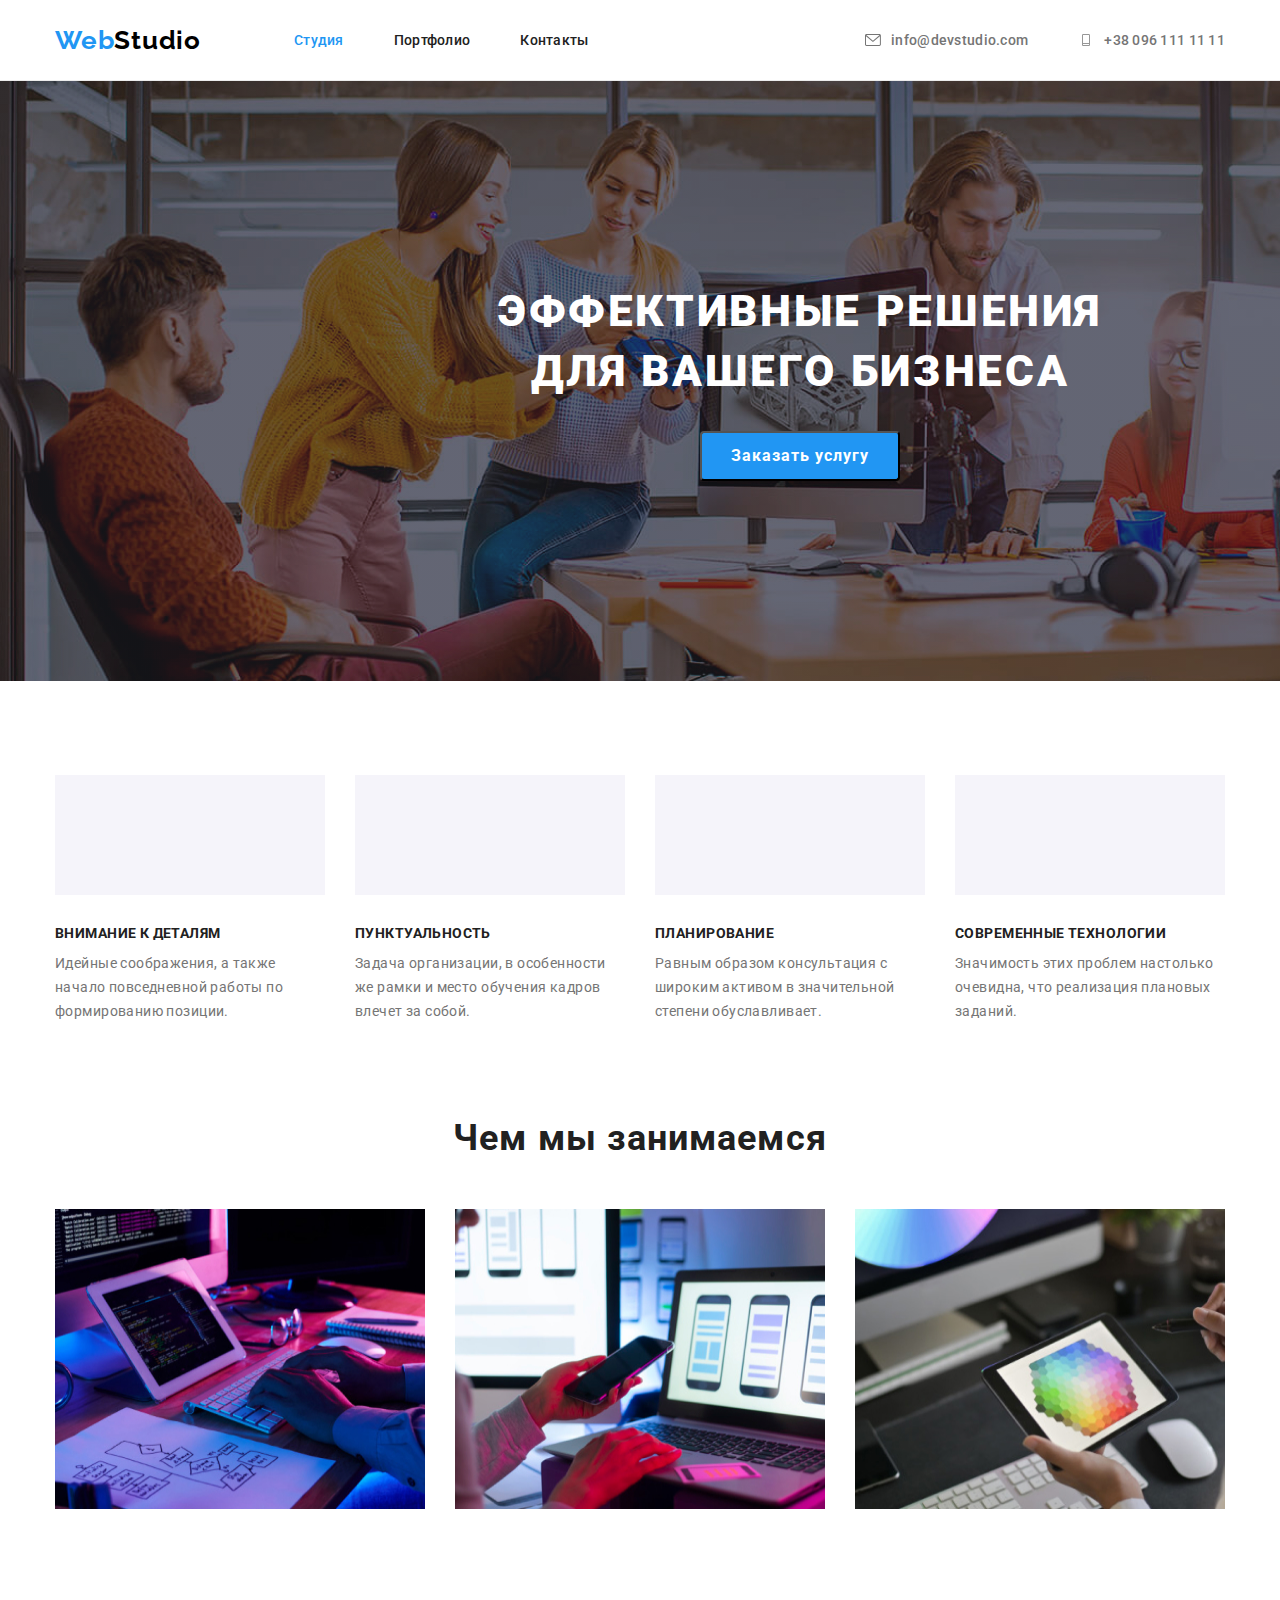
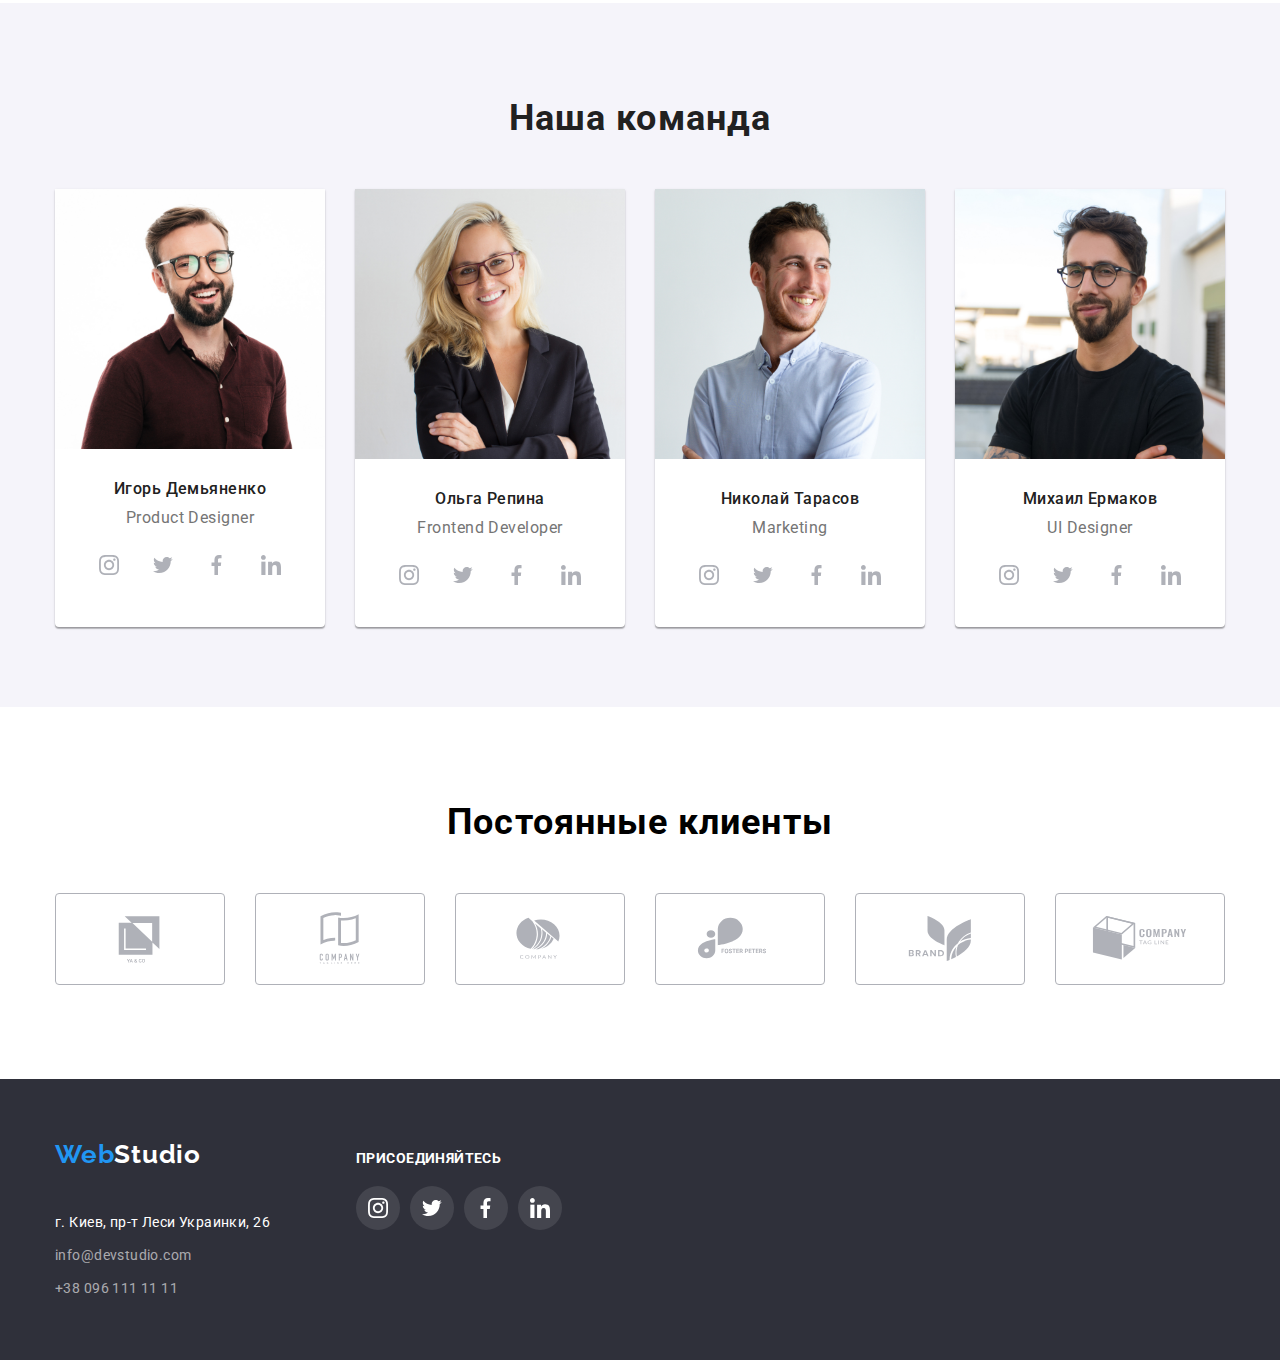
<file: index.html>
<!DOCTYPE html>
<html lang="ru">
<head>
    <meta charset="UTF-8">
    <meta http-equiv="X-UA-Compatible" content="IE=edge">
    <meta name="viewport" content="width=device-width, initial-scale=1.0">
    <link rel="preconnect" href="https://fonts.googleapis.com">
    <link rel="preconnect" href="https://fonts.gstatic.com" crossorigin>
    <link href="https://fonts.googleapis.com/css2?family=Raleway:wght@700&family=Roboto:wght@400;500;700;900&display=swap" rel="stylesheet">
    <link rel="stylesheet" href="modern-normalize.css">
    <link rel="stylesheet" href="style.css">
    <title>WebStudio</title>
</head>
<body>
     <!--Хэдер-->
     <header>
        <div class="container section">
            <nav class="navigation">
                <a class="webstudiolink" href="#"><span class="web-blue">Web</span><span class="studio-up">Studio</span></a>
                <ul class="navlist">
                    <li class="navlinks">
                        <a class="navlinksitem current" href="index.html">Студия</a>
                    </li>
                    <li class="navlinks">
                        <a class="navlinksitem" href="portfolio.html">Портфолио</a>
                    </li>
                    <li class="navlinks">
                        <a class="navlinksitem" href="#">Контакты</a>
                    </li>
                </ul>
            </nav>    
            <ul class="navlistcontacts">
                <li class="navlistcontact-li">
                    <a class="navlinkscont" href="mailto:info@devstudio.com">
                        <svg class="svg-cont" width="16" height="12">
                            <use href="./images/icons.svg#icon-convert"></use>
                        </svg>
                        info@devstudio.com
                    </a>
                </li>
                <li class="navlistcontact-li">
                    <a class="navlinkscont" href="tel:+380961111111">
                        <svg class="svg-cont" width="16" height="12">
                            <use href="./images/icons.svg#icon-phone"></use>
                        </svg>
                        +38 096 111 11 11
                    </a>
                </li>
            </ul>
        </div>
     </header>    
     <main>
         <!--hero-->
        <section class="section1">
            <div class="container">
                <h1>Эффективные решения для вашего бизнеса</h1>
                <button class="order-btn" type="button">Заказать услугу</button>
            </div>
        </section>
        <section class="section2">
            <div class="container">
                <ul class="ul-section2">
                    <li class="li-section2">
                        <div class="section2-rectangle-icon">
                            <svg class="section2-icons" width="70" height="70">
                                <use href="./images/icons.svg#icon-antenna-1"></use>
                            </svg>
                        </div>
                        <h3 class="description-section2-h3">Внимание к деталям</h3>
                        <p class="description-section2-p">Идейные соображения, а также начало повседневной работы по формированию позиции.</p>
                    </li>
                    <li class="li-section2">
                        <div class="section2-rectangle-icon">
                            <svg class="section2-icons" width="70" height="70">
                                <use href="./images/icons.svg#icon-clock-1"></use>
                            </svg>
                        </div>
                        <h3 class="description-section2-h3">Пунктуальность</h3>
                        <p class="description-section2-p">Задача организации, в особенности же рамки и место обучения кадров влечет за собой.</p>
                    </li>
                    <li class="li-section2">
                        <div class="section2-rectangle-icon">
                            <svg class="section2-icons" width="70" height="70">
                                <use href="./images/icons.svg#icon-diagram-1"></use>
                            </svg>
                        </div>
                        <h3 class="description-section2-h3">Планирование</h3>
                        <p class="description-section2-p">Равным образом консультация с широким активом в значительной степени обуславливает.</p>
                    </li>
                    <li class="li-section2">
                        <div class="section2-rectangle-icon">
                            <svg class="section2-icons" width="70" height="70">
                                <use href="./images/icons.svg#icon-astronaut-1"></use>
                            </svg>
                        </div>
                        <h3 class="description-section2-h3">Современные технологии</h3>
                        <p class="description-section2-p">Значимость этих проблем настолько очевидна, что реализация плановых заданий.</p>
                    </li>
                </ul>
            </div>
        </section>
        <!--Чем мы занимаемся-->
        <section class="section3">
            <div class="container">
                <h2 class="section3-h2">Чем мы занимаемся</h2>
                <ul class="ul-section3">
                    <li class="li-img">
                        <img src="./img/we_do/box-1.jpg" alt="верстка" width="370" height="300">
                    </li>
                    <li class="li-img">
                        <img src="./img/we_do/box-2.jpg" alt="мобильные приложения" width="370" height="300">
                    </li>
                    <li class="li-img">
                        <img src="./img/we_do/box-3.jpg" alt="отличный дизайн" width="370" height="300">
                    </li>
                </ul>
            </div>
        </section>
        <!--Наша  команда.-->
        <section class="section4">
           <div class="container">
                <h2 class="section4-h2">Наша команда</h2>
                <ul class="ul-section4">
                    <li class="li-section4">
                        <img src="./img/team/team-card-1.jpg" alt="Игорь Демьяненко" width="270" height="260">
                        <div class="li-h3p">
                            <h3 class="section4-h3">Игорь Демьяненко</h3>
                            <p class="section4-position">Product Designer</p>
                            <ul class="social-list">
                                <li class="social-list-item">
                                    <a href="" class="social-list-link">
                                        <svg class="social-list-icon" width="20" height="20">
                                            <use href="./images/icons.svg#icon-insta"></use>
                                        </svg>
                                    </a>
                                </li>
                                <li class="social-list-item">
                                    <a href="" class="social-list-link">
                                        <svg class="social-list-icon" width="20" height="20">
                                            <use href="./images/icons.svg#icon-twitter"></use>
                                        </svg>
                                    </a>
                                </li>
                                <li class="social-list-item">
                                    <a href="" class="social-list-link">
                                        <svg class="social-list-icon" width="20" height="20">
                                            <use href="./images/icons.svg#icon-facebk"></use>
                                        </svg>
                                    </a>
                                </li>
                                <li class="social-list-item">
                                    <a href="" class="social-list-link">
                                        <svg class="social-list-icon" width="20" height="20">
                                            <use href="./images/icons.svg#icon-linkedin"></use>
                                        </svg>
                                    </a>
                                </li>
                            </ul>
                        </div>
                    </li>
                    <li class="li-section4">
                        <img src="./img/team/team-card-2.jpg" alt="Ольга Репина" width="270" height="270">
                        <div class="li-h3p">
                            <h3 class="section4-h3">Ольга Репина</h3>
                            <p class="section4-position">Frontend Developer</p>
                            <ul class="social-list">
                                <li class="social-list-item">
                                    <a href="" class="social-list-link">
                                        <svg class="social-list-icon" width="20" height="20">
                                            <use href="./images/icons.svg#icon-insta"></use>
                                        </svg>
                                    </a>
                                </li>
                                <li class="social-list-item">
                                    <a href="" class="social-list-link">
                                        <svg class="social-list-icon" width="20" height="20">
                                            <use href="./images/icons.svg#icon-twitter"></use>
                                        </svg>
                                    </a>
                                </li>
                                <li class="social-list-item">
                                    <a href="" class="social-list-link">
                                        <svg class="social-list-icon" width="20" height="20">
                                            <use href="./images/icons.svg#icon-facebk"></use>
                                        </svg>
                                    </a>
                                </li>
                                <li class="social-list-item">
                                    <a href="" class="social-list-link">
                                        <svg class="social-list-icon" width="20" height="20">
                                            <use href="./images/icons.svg#icon-linkedin"></use>
                                        </svg>
                                    </a>
                                </li>
                            </ul>
                        </div>
                    </li>
                    <li class="li-section4">
                        <img src="./img/team/team-card-3.jpg" alt="Николай Тарасов" width="270" height="270">
                        <div class="li-h3p">
                            <h3 class="section4-h3">Николай Тарасов</h3>
                            <p class="section4-position">Marketing</p>
                            <ul class="social-list">
                                <li class="social-list-item">
                                    <a href="" class="social-list-link">
                                        <svg class="social-list-icon" width="20" height="20">
                                            <use href="./images/icons.svg#icon-insta"></use>
                                        </svg>
                                    </a>
                                </li>
                                <li class="social-list-item">
                                    <a href="" class="social-list-link">
                                        <svg class="social-list-icon" width="20" height="20">
                                            <use href="./images/icons.svg#icon-twitter"></use>
                                        </svg>
                                    </a>
                                </li>
                                <li class="social-list-item">
                                    <a href="" class="social-list-link">
                                        <svg class="social-list-icon" width="20" height="20">
                                            <use href="./images/icons.svg#icon-facebk"></use>
                                        </svg>
                                    </a>
                                </li>
                                <li class="social-list-item">
                                    <a href="" class="social-list-link">
                                        <svg class="social-list-icon" width="20" height="20">
                                            <use href="./images/icons.svg#icon-linkedin"></use>
                                        </svg>
                                    </a>
                                </li>
                            </ul>
                        </div>
                    </li>
                    <li class="li-section4">
                        <img src="./img/team/team-card-4.jpg" alt="Михаил Ермаков" width="270" height="270">
                        <div class="li-h3p">
                            <h3 class="section4-h3">Михаил Ермаков</h3>
                            <p class="section4-position">UI Designer</p>
                            <ul class="social-list">
                                <li class="social-list-item">
                                    <a href="" class="social-list-link">
                                        <svg class="social-list-icon" width="20" height="20">
                                            <use href="./images/icons.svg#icon-insta"></use>
                                        </svg>
                                    </a>
                                </li>
                                <li class="social-list-item">
                                    <a href="" class="social-list-link">
                                        <svg class="social-list-icon" width="20" height="20">
                                            <use href="./images/icons.svg#icon-twitter"></use>
                                        </svg>
                                    </a>
                                </li>
                                <li class="social-list-item">
                                    <a href="" class="social-list-link">
                                        <svg class="social-list-icon" width="20" height="20">
                                            <use href="./images/icons.svg#icon-facebk"></use>
                                        </svg>
                                    </a>
                                </li>
                                <li class="social-list-item">
                                    <a href="" class="social-list-link">
                                        <svg class="social-list-icon" width="20" height="20">
                                            <use href="./images/icons.svg#icon-linkedin"></use>
                                        </svg>
                                    </a>
                                </li>
                            </ul>
                        </div>
                    </li>
                </ul>
           </div>
        </section>
        <section class="section4-5">
            <div class="container">
                <h2 class="clients">Постоянные клиенты</h2>
                <ul class="ul-section4-5">
                    <li class="li-section4-5">
                            <a href="#" class="box-clients">
                                <svg class="svg-section4-5" width="106" height="60">
                                    <use href="./images/icons.svg#icon-Logo1"></use>
                                </svg>
                            </a>
                    </li>
                    <li class="li-section4-5">
                            <a href="#" class="box-clients">
                                <svg class="svg-section4-5" width="106" height="60">
                                    <use href="./images/icons.svg#icon-Logo2"></use>
                                </svg>
                            </a>
                    </li>
                    <li class="li-section4-5">
                            <a href="#" class="box-clients">
                                <svg class="svg-section4-5" width="106" height="60">
                                    <use href="./images/icons.svg#icon-Logo3"></use>
                                </svg>
                            </a>
                    </li>
                    <li class="li-section4-5">
                            <a href="#" class="box-clients">
                                <svg class="svg-section4-5" width="106" height="60">
                                    <use href="./images/icons.svg#icon-Logo4"></use>
                                </svg>
                            </a>
                    </li>
                    <li class="li-section4-5">
                            <a href="#" class="box-clients">
                                <svg class="svg-section4-5" width="106" height="60">
                                    <use href="./images/icons.svg#icon-Logo5"></use>
                                </svg>
                            </a>
                    </li>
                    <li class="li-section4-5">
                            <a href="#" class="box-clients">
                                <svg class="svg-section4-5" width="106" height="60">
                                    <use href="./images/icons.svg#icon-Logo6"></use>
                                </svg>
                            </a>
                    </li>
                </ul>
            </div>
        </section>
     </main>
     <!--Footer-->
     <footer class="footer">    
        <div class="container">
            <div class="footer-contacts">
                <a class="webstudiolink" href="#"><span class="web-blue">Web</span><span class="studio-down">Studio</span></a>   
                <address class="footer-adress">
                    <a class="footer-map" href="#">г. Киев, пр-т Леси Украинки, 26</a>
                    <a class="footer-mail" href="mailto:info@devstudio.com">info@devstudio.com</a>
                    <a class="footer-tel" href="tel:+380961111111">+38 096 111 11 11</a>
                </address>  
            </div>
            <div class="social-footer">
                <p class="social-footer-p">
                    присоединяйтесь
                </p>
                <ul class="social-list">
                    <li class="social-list-item">
                        <a href="" class="social-list-link">
                            <svg class="social-list-icon" width="20" height="20">
                                <use href="./images/icons.svg#icon-insta"></use>
                            </svg>
                        </a>
                    </li>
                    <li class="social-list-item">
                        <a href="" class="social-list-link">
                            <svg class="social-list-icon" width="20" height="20">
                                <use href="./images/icons.svg#icon-twitter"></use>
                            </svg>
                        </a>
                    </li>
                    <li class="social-list-item">
                        <a href="" class="social-list-link">
                            <svg class="social-list-icon" width="20" height="20">
                                <use href="./images/icons.svg#icon-facebk"></use>
                            </svg>
                        </a>
                    </li>
                    <li class="social-list-item">
                        <a href="" class="social-list-link">
                            <svg class="social-list-icon" width="20" height="20">
                                <use href="./images/icons.svg#icon-linkedin"></use>
                            </svg>
                        </a>
                    </li>
                </ul>
            </div>
        </div>
     </footer> 
</body>
</html>
</file>
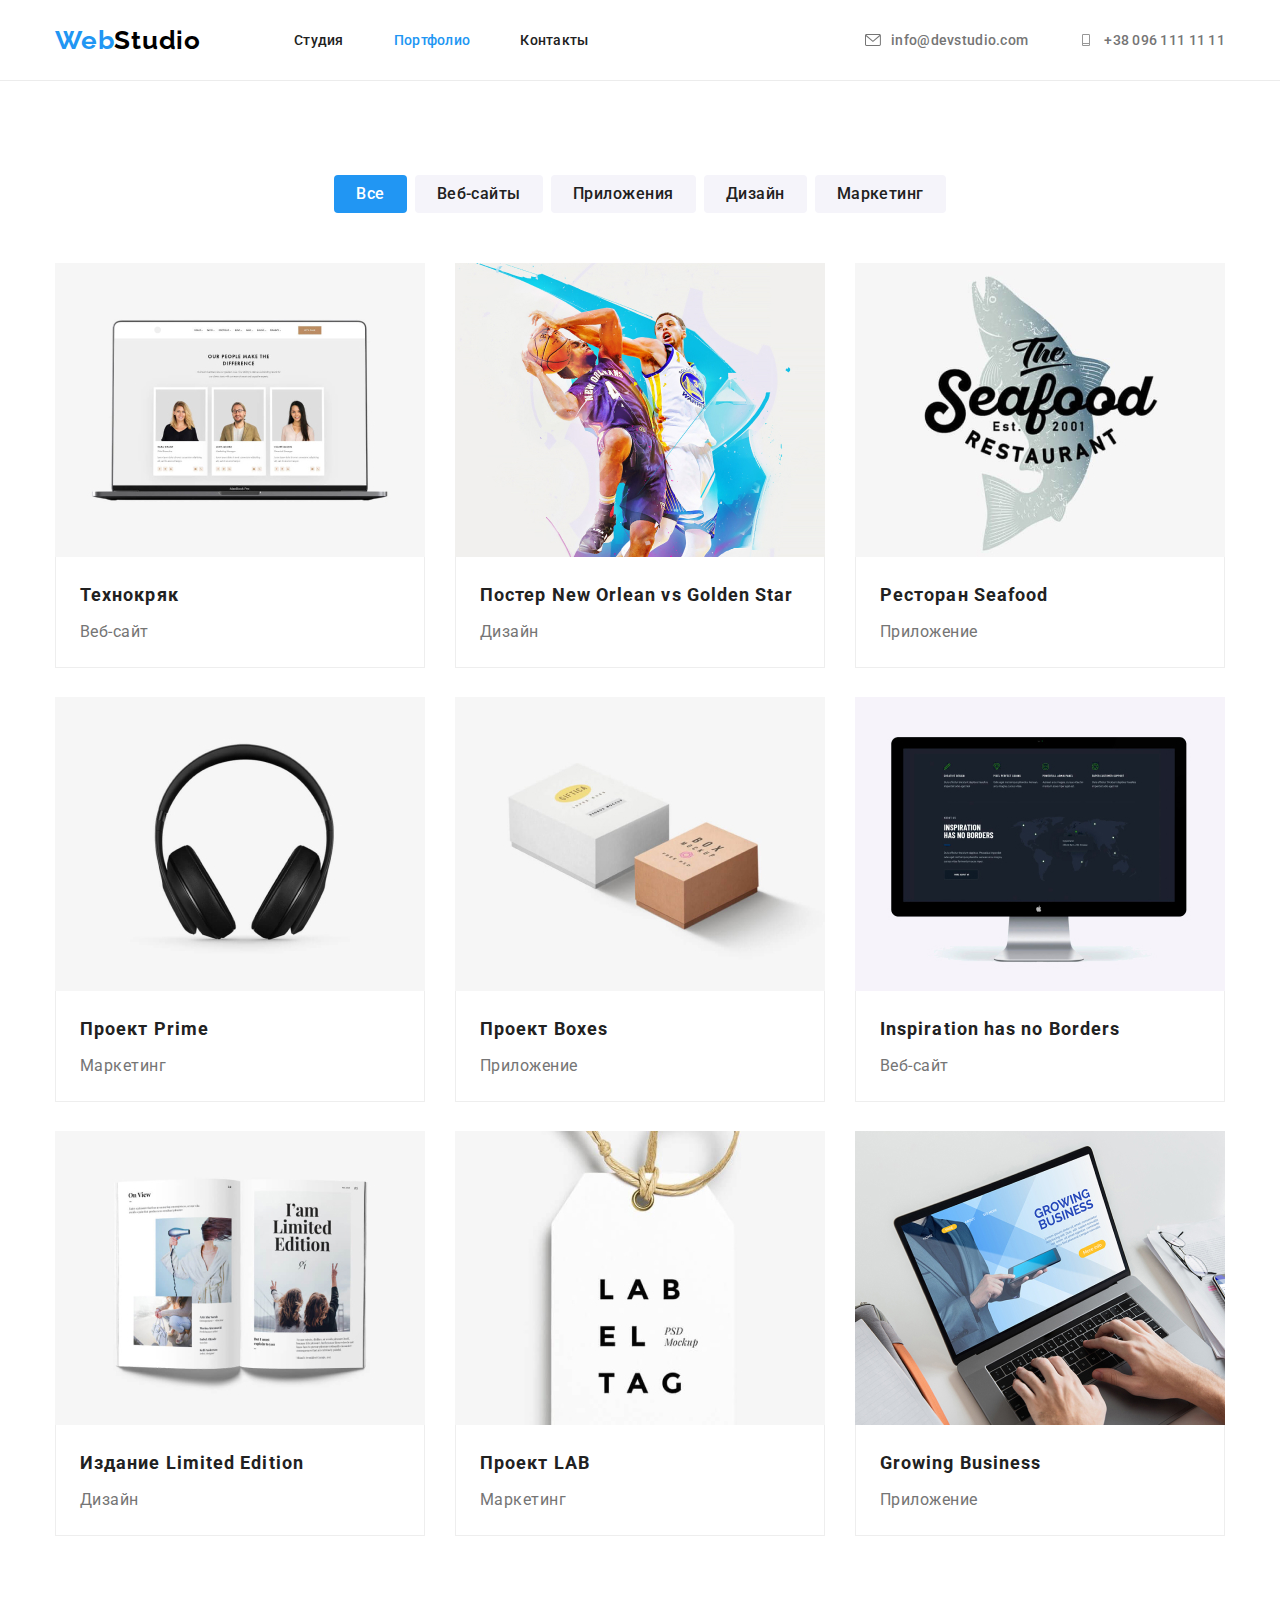
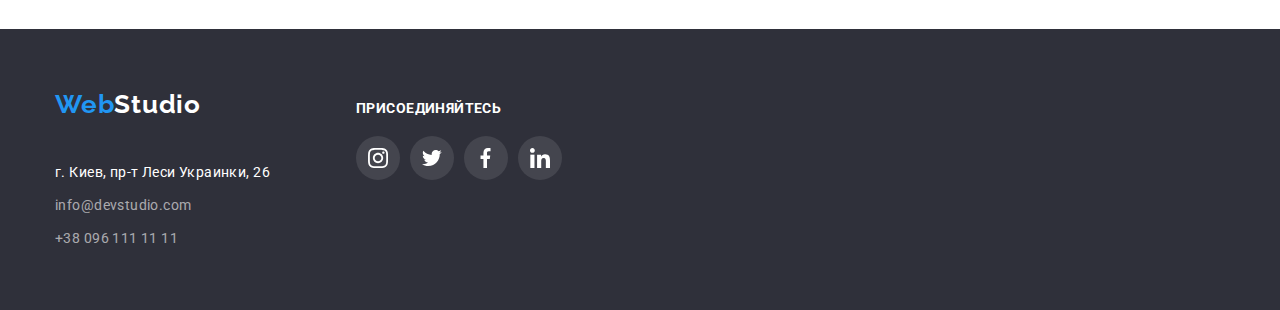
<file: portfolio.html>
<!DOCTYPE html>
<html lang="ru">
<head>
    <meta charset="UTF-8">
    <meta http-equiv="X-UA-Compatible" content="IE=edge">
    <meta name="viewport" content="width=device-width, initial-scale=1.0">
    <link rel="preconnect" href="https://fonts.googleapis.com">
    <link rel="preconnect" href="https://fonts.gstatic.com" crossorigin>
    <link href="https://fonts.googleapis.com/css2?family=Raleway:wght@700&family=Roboto:wght@400;500;700;900&display=swap" rel="stylesheet">
    <link rel="stylesheet" href="modern-normalize.css">
    <link rel="stylesheet" href="style.css">
    <title>WebStudio</title>
</head>
<body>
    <!--Хэдер-->
    <header>
        <div class="container section">
            <nav class="navigation">
                <a class="webstudiolink" href="#"><span class="web-blue">Web</span><span class="studio-up">Studio</span></a>
                <ul class="navlist">
                    <li class="navlinks">
                        <a class="navlinksitem" href="index.html">Студия</a>
                    </li>
                    <li class="navlinks">
                        <a class="navlinksitem current" href="portfolio.html">Портфолио</a>
                    </li>
                    <li class="navlinks">
                        <a class="navlinksitem" href="#">Контакты</a>
                    </li>
                </ul>
            </nav>    
            <ul class="navlistcontacts">
                <li class="navlistcontact-li">
                    <a class="navlinkscont" href="mailto:info@devstudio.com">
                        <svg class="svg-cont" width="16" height="12">
                            <use href="./images/icons.svg#icon-convert"></use>
                        </svg>
                        info@devstudio.com
                    </a>
                </li>
                <li class="navlistcontact-li">
                    <a class="navlinkscont" href="tel:+380961111111">
                        <svg class="svg-cont" width="16" height="12">
                            <use href="./images/icons.svg#icon-phone"></use>
                        </svg>
                        +38 096 111 11 11
                    </a>
                </li>
            </ul>
        </div>
    </header>   
    <main>
        <section class="section5">
            <div class="container">
                    <!--Навигация по галерее-->
                <ul class="navlist portfolio">
                    <li class="filter-li">
                        <button type="button" class="navlinksitem filter current">Все</button>
                    </li>
                    <li class="filter-li">
                        <button type="button" class="navlinksitem filter">Веб-сайты</button>
                    </li>
                    <li class="filter-li">
                        <button type="button" class="navlinksitem filter">Приложения</button>
                    </li>
                    <li class="filter-li">
                        <button type="button" class="navlinksitem filter">Дизайн</button>
                    </li>
                    <li class="filter-li">
                        <button type="button" class="navlinksitem filter">Маркетинг</button>
                    </li>
                </ul>        
                <!--Портфолио-->
                <ul class="ul-gallery">
                    <li class="li-gallery">
                        <a class="gallery-items" href="#">
                            <img src="./img2/1.jpg" alt="Технокряк" width="370" height="294">
                        <div class="gallery-ph3">
                                <h3 class="gallery-h3">Технокряк</h3>
                                <p class="categories">Веб-сайт</p>
                        </div>
                        </a>
                    </li>
                    <li class="li-gallery">
                        <a class="gallery-items" href="#">
                            <img src="./img2/2New-Orlean-vs-Golden-Star.jpg" alt="New Orlean vs Golden Star" width="370" height="294">
                            <div class="gallery-ph3">
                                <h3 class="gallery-h3">Постер New Orlean vs Golden Star</h3>
                                <p class="categories">Дизайн</p>
                            </div>
                        </a>
                    </li>
                    <li class="li-gallery">
                        <a class="gallery-items" href="#">
                            <img src="./img2/3Seafood.jpg" alt="Ресторан Seafood" width="370" height="294">
                            <div class="gallery-ph3">
                                <h3 class="gallery-h3">Ресторан Seafood</h3>
                                <p class="categories">Приложение</p>
                            </div>
                        </a>
                    </li>
                    <li class="li-gallery">
                        <a class="gallery-items" href="#">
                            <img src="./img2/4Prime.jpg" alt="Проект Prime" width="370" height="294">
                            <div class="gallery-ph3">
                                <h3 class="gallery-h3">Проект Prime</h3>
                                <p class="categories">Маркетинг</p>
                            </div>
                        </a>
                    </li>
                    <li class="li-gallery">
                        <a class="gallery-items" href="#">
                            <img src="./img2/5Boxes.jpg" alt="Проект Boxes" width="370" height="294">
                        <div class="gallery-ph3">
                                <h3 class="gallery-h3">Проект Boxes</h3>
                                <p class="categories">Приложение</p>
                        </div>
                        </a>
                    </li>
                    <li class="li-gallery">
                        <a class="gallery-items" href="#">
                            <img src="./img2/6Inspiration-has-no-Borders.jpg" alt="Inspiration has no Borders" width="370" height="294">
                            <div class="gallery-ph3">
                                <h3 class="gallery-h3">Inspiration has no Borders</h3>
                                <p class="categories">Веб-сайт</p>
                            </div>
                        </a>
                    </li>
                    <li class="li-gallery">
                        <a class="gallery-items" href="#">
                            <img src="./img2/7-Limited-Edition.jpg" alt="Издание Limited Edition" width="370" height="294">
                            <div class="gallery-ph3">
                                <h3 class="gallery-h3">Издание Limited Edition</h3>
                                <p class="categories">Дизайн</p>
                            </div>
                        </a>
                    </li>
                    <li class="li-gallery">
                        <a class="gallery-items" href="#">
                            <img src="./img2/8-LAB.jpg" alt="Проект LAB" width="370" height="294">
                        <div class="gallery-ph3">
                                <h3 class="gallery-h3">Проект LAB</h3>
                                <p class="categories">Маркетинг</p>
                        </div>
                        </a>
                    </li>
                    <li class="li-gallery">
                        <a class="gallery-items" href="#">
                            <img src="./img2/9Growing-Business.jpg" alt="Growing Business" width="370" height="294">
                            <div class="gallery-ph3">
                                <h3 class="gallery-h3">Growing Business</h3>
                                <p class="categories">Приложение</p>
                            </div>
                        </a>
                    </li>
                </ul>
            </div>
        </section>
    </main>
    <!--Footer-->
    <footer class="footer">    
        <div class="container">
            <div class="footer-contacts">
                <a class="webstudiolink" href="#"><span class="web-blue">Web</span><span class="studio-down">Studio</span></a>   
                <address class="footer-adress">
                    <a class="footer-map" href="#">г. Киев, пр-т Леси Украинки, 26</a>
                    <a class="footer-mail" href="mailto:info@devstudio.com">info@devstudio.com</a>
                    <a class="footer-tel" href="tel:+380961111111">+38 096 111 11 11</a>
                </address>  
            </div>
            <div class="social-footer">
                <p class="social-footer-p">
                    присоединяйтесь
                </p>
                <ul class="social-list">
                    <li class="social-list-item">
                        <a href="" class="social-list-link">
                            <svg class="social-list-icon" width="20" height="20">
                                <use href="./images/icons.svg#icon-insta"></use>
                            </svg>
                        </a>
                    </li>
                    <li class="social-list-item">
                        <a href="" class="social-list-link">
                            <svg class="social-list-icon" width="20" height="20">
                                <use href="./images/icons.svg#icon-twitter"></use>
                            </svg>
                        </a>
                    </li>
                    <li class="social-list-item">
                        <a href="" class="social-list-link">
                            <svg class="social-list-icon" width="20" height="20">
                                <use href="./images/icons.svg#icon-facebk"></use>
                            </svg>
                        </a>
                    </li>
                    <li class="social-list-item">
                        <a href="" class="social-list-link">
                            <svg class="social-list-icon" width="20" height="20">
                                <use href="./images/icons.svg#icon-linkedin"></use>
                            </svg>
                        </a>
                    </li>
                </ul>
            </div>
        </div>
     </footer> 
</body>
</html>
</file>
<file: style.css>
*{
    text-decoration: none;
    list-style-type: none;  
}
:root{
    --hover-color:#2196F3;
    --icon-color:#AFB1B8;
    --text-description-color:#757575;
    --white-fill: #ffffff;
    --white-text:#ffffff;
}
h1,h2,h3,h4,h5,p{
    margin-top: 0;
    margin-bottom: 0;
}
ol,ul{
    margin-top: 0;
    margin-bottom: 0;
    padding-left: 0;
}
img{
    display: block;
}
body{
    font-family: 'Roboto';
}
main{
}
.container{
    width: 1200px;
    margin-left: auto;
    margin-right: auto;
    padding-left: 15px;
    padding-right: 15px;
}


                                /* Хедер */

header{
    border-bottom:1px solid #ECECEC;
}
.section{
    display: flex;
    justify-content: space-between;
    align-items: center;
}
.nav-container{
    display: flex;
    align-items: center;
}
.navigation{
    display: flex;
    justify-content: start;
    align-items: center;
}
.navlist{
    margin-left: 93px;
}
.navlinks{
    
}
.navlinks:nth-last-child(n+2){
    margin-right: 50px;
}
.navlinksitem{
    display: block;
    padding-top: 32px;
    padding-bottom: 32px;
}
ul.navlist li{
    display: inline;
}
.web-blue{
    color: var(--hover-color);
}
.navlistcontacts{
    display: flex;
}
.navlinkscont{
    padding: 32px 0;
    color: var(--text-description-color);
    font-style: normal;
    font-weight: 500;
    font-size: 14px;
    line-height: 16px;
    letter-spacing: 0.02em;
    fill: var(--text-description-color);
}
.navlinkscont:hover,
.navlinkscont:focus{
   /* fill:#2196F3; */
   color: var(--hover-color);
   fill: var(--hover-color);
}
.svg-cont{
    margin-right: 10px;
}
.navlistcontact-li:nth-last-child(2n){
    margin-right: 50px;
}

                            /* Hero */

.section1{
    /* background-color: #2F303A; */
    background-image: linear-gradient(rgba(47, 48, 58, 0.4),rgba(47, 48, 58, 0.4)), url("./img/hero/hero-bg.jpg");
    background-size: cover;
    padding: 200px 0;
    width: 1600px;
    margin: auto;
}

.section1-1{
    display: flex;
    flex-direction: column;
    align-items: center;
    margin: 200px auto;
}
.section1-container{
    display: flex;
    flex-direction: column;
    align-items: center;
    padding: 200px 0;
}
.order-btn{
    display: block;
    margin-top: 30px;
    cursor: pointer;
    width: 200px;
    height: 50px;
    font-weight: 700;
    font-size: 16px;
    line-height: 30px;
    text-align: center;
    letter-spacing: 0.06em;
    color: var(--white-text);
    background-color: var(--hover-color);
    border-radius: 4px;
    margin-left: auto;
    margin-right: auto;
    box-shadow: 0px 4px 4px rgba(0, 0, 0, 0.15);
}

.order-btn:hover,
.order-btn:focus{
    background-color: #188CE8;
}
h1{ 
    width: 696px;
    margin: auto;
    font-weight: 900;
    font-size: 44px;
    line-height: 60px;
    text-align: center;
    letter-spacing: 0.06em;
    text-transform: uppercase;
    color: var(--white-text);
}
.webstudiolink{
    font-family: 'Raleway';
    font-weight: 700;
    font-size: 26px;
    line-height: 31px;
    letter-spacing: 0.03em;
}

.studio-up{
    color: black;
}
.studio-down{
    color: var(--white-text);
}
.navigation{
    font-style: normal;
    font-weight: 500;
    font-size: 14px;
    line-height: 16px;
    letter-spacing: 0.02em;
    color: #212121;
}

.navlinksitem:hover,
.navlinksitem:focus{
    color: var(--hover-color);
}
.navlinksitem.current{
    color:var(--hover-color);
}
.navlinksitem{
    color: #212121;
}
.navlistcontacts{
    
}
.navlinkscont{
    display: flex;
    align-items: center;
}

/*section 2*/
.section2{
    padding-top: 94px;
}
.ul-section2{
    display: flex;
    padding: 0;
   
    margin-left: auto;
    margin-right: auto;
} 
.li-section2{
    width: 270px;
}
.section2-rectangle-icon{
    display: flex;
    width: 270px;
    height: 120px;
    margin-bottom: 30px;
    background-color: #F5F4FA;
}
.section2-icons{
    display: block;
    margin: auto;
}
.li-section2:not(:nth-child(4n)){
    margin-right: 30px;
}
.description-section2-h3{
    font-weight: 700;
    font-size: 14px;
    line-height: 16px;
    letter-spacing: 0.03em;
    text-transform: uppercase;
    color: #212121;
    margin-bottom: 10px;
}
.description-section2-p{
    font-weight: 400;
    font-size: 14px;
    line-height: 24px;
    letter-spacing: 0.03em;
    color: var(--text-description-color);
    
} 
/*section 3*/

.section3{
    padding-bottom: 94px;
    padding-top: 94px;
}
.section3-h2{
    font-weight: 700;
    font-size: 36px;
    line-height: 42px;
    text-align: center;
    letter-spacing: 0.03em;
    color: #212121;
    margin-bottom: 50px;
} 
.ul-section3{
    display:flex;
    flex-wrap: wrap;
}

.li-img:not(:nth-child(3n)){
    margin-right: 30px;
}
.li-img:not(:nth-last-child(-n+3)){
    margin-bottom: 30px;
}
/*section 4*/

.section4{
    background-color: #F5F4FA;
}
.section4{
    padding-top: 94px;
    padding-bottom: 80px;
}
.ul-section4{
    display: flex;
    flex-wrap: wrap;
}
.social-list{
    display: flex;
    justify-content: center;
    margin: auto;
    margin-top: 16px;
}
.social-list-link{
    display: flex;
    align-items: center;
    justify-content: center;
    width: 44px;
    height: 44px;
    background-color: rgb(255, 255, 255);
    border-radius: 50%;
}
.social-list-item:not(:nth-child(4n)){
    margin-right:10px;
}
.social-list-icon{
    fill: var(--icon-color);
}
.social-list-link:hover,
.social-list-link:focus{
    background-color: var(--hover-color);
}
.social-list-link:hover .social-list-icon,
.social-list-link:focus .social-list-icon{
    fill:var(--white-fill);
}
.section4-h2{
    font-weight: 700;
    font-size: 36px;
    line-height: 42px;
    text-align: center;
    letter-spacing: 0.03em;
    color: #212121;
    margin-bottom: 50px;
}
.li-section4{
    width: 270px;
    background-color: #fff;
    box-shadow: 0px 1px 3px rgba(0, 0, 0, 0.12), 0px 1px 1px rgba(0, 0, 0, 0.14), 0px 2px 1px rgba(0, 0, 0, 0.2);
    border-radius: 0px 0px 4px 4px;
}
.li-section4:not(:nth-child(4n)){
    margin-right: 30px;
}
.section4-h3{
    display: block;
    font-weight: 500;
    font-size: 16px;
    line-height: 19px;
    text-align: center;
    letter-spacing: 0.03em;
    color: #212121;
    margin: auto;
    word-wrap: break-word;
}
.section4-position{
    font-weight: 400;
    font-size: 16px;
    line-height: 19px;
    text-align: center;
    letter-spacing: 0.03em;
    color: var(--text-description-color);
    margin-top: 10px;
}
.li-h3p{
    padding: 30px 0;
}
                            /* setion4-5 */

.section4-5{
    padding: 94px 0px 94px 0px;
}
h2{
    font-family: 'Roboto';
    font-style: normal;
    font-weight: 700;
    font-size: 36px;
    line-height: 42px;
    text-align: center;
    letter-spacing: 0.03em;
}
.clients{
    margin-bottom: 50px;
}
.ul-section4-5{
    display: flex;
    justify-content: center;
}
.li-section4-5{
    
}
.li-section4-5:not(:nth-last-child(1)){
    margin-right: 30px;
}
.box-clients{
    display: flex;
    box-sizing: border-box;
    width: 170px;
    height: 92px;
    border: 1px solid var(--icon-color);
    border-radius: 4px;
}
.svg-section4-5{
    fill: var(--icon-color);
    margin: auto;
}
.box-clients:hover,
.box-clients:focus{
    border-color: var(--hover-color);
}
.box-clients:hover .svg-section4-5,
.box-clients:focus .svg-section4-5{
    fill: var(--hover-color);
}
                            /*footer*/
.footer{
    background-color: #2F303A;
    padding: 60px 0;
}
.footer>.container{
    display: flex;
    justify-content: flex-start;
    align-items: baseline;
}
.footer-contacts{
    display: flex;
    flex-direction: column;
}
.footer-adress{
    display: flex;
    flex-direction: column;
    font-weight: 400;
    font-size: 14px;
    font-style: normal;
    line-height: 24px;
    letter-spacing: 0.03em;
    color: var(--white-text);
}
.footer-map{
    display: block;
    width: 231px;
    margin-bottom: 9px;
    margin-top: 20px;
    color: var(--white-text);
}
.footer-mail{
    display: block;
    font-weight: 400;
    font-size: 14px;
    line-height: 24px;
    letter-spacing: 0.03em;
    color: rgba(255, 255, 255, 0.6);
    margin-bottom: 9px;
}
.footer-tel{
    display: block;
    font-weight: 400;
    font-size: 14px;
    line-height: 24px;
    letter-spacing: 0.03em;
    color: rgba(255, 255, 255, 0.6);
}
.footer-map:hover,
.footer-map:focus{
    color: var(--hover-color);
}
.footer-tel:hover,
.footer-tel:focus{
    color: var(--hover-color);
} 
.footer-mail:hover,
.footer-mail:focus{
    color:var(--hover-color);
} 
footer .webstudiolink{
    margin-bottom: 20px;
}
.address-footer{
    padding-bottom: 9px;
}
.mail-footer{
    padding-bottom: 9px;
}
.tel-footer{
    padding-bottom: 60px;
}
.social-footer-p{
    font-weight: 700;
    font-size: 14px;
    line-height: 16px;
    letter-spacing: 0.03em;
    text-transform: uppercase;
    color: var(--white-text);
}
.footer .social-list{
    margin-top: 20px;
    align-items: baseline;
}
.footer .social-list-icon{
    fill:var(--white-fill);
}
.footer .social-list-link{
    background: rgba(255, 255, 255, 0.1);
}
.footer .social-list-link:hover,
.footer .social-list-link:focus{
    background-color:var(--hover-color);
}
.footer .social-list-icon,
.footer .social-list-icon{
    fill: var(--white-fill);
}
.container>.section-footer{
    display: flex;
    align-items: baseline;
}
.social-footer{
    margin-left: 70px;
}
                             /*Портфолио*/ 

                            /*Фильтр*/

.section5{
    padding: 94px 0px 94px 0px;
}
.navlist{
    display: flex;
    justify-content: center;  
}
.filter{
    cursor: pointer;
    font-weight: 500;
    font-size: 16px;
    line-height: 26px;   
    text-align: center;
    letter-spacing: 0.03em;
    color: #212121;
    border: none;
    
    padding: 6px 22px;
    background-color: #F5F4FA;
    border-radius: 4px;
}
.filter:hover,
.filter:focus{
    box-shadow: 0px 3px 1px rgba(0, 0, 0, 0.1), 0px 1px 2px rgba(0, 0, 0, 0.08), 0px 2px 2px rgba(0, 0, 0, 0.12);
    border-radius: 4px;

}
.filter-li:not(:nth-last-child(1)){
    margin-right: 8px;
}
.portfolio{
    margin:0px 0px 50px 0px;
}
.filter:hover,
.filter:focus {
    background-color: var(--hover-color);
    color: #F5F4FA;
}
.filter.current{
    background-color:var(--hover-color);
    color:var(--white-text);
}

                                /*Галерея*/
.gallery-items{
    width: 370px;
    height: 404px;
    background-color: #fff;
    display: flex;
    flex-direction: column;
    /* border: 1px solid #EEEEEE; */
}
.gallery-ph3{
    padding: 20px 24px 20px 24px;
    border-left: 1px solid #EEEEEE;
    border-right: 1px solid #EEEEEE;
    border-bottom: 1px solid #EEEEEE;
}
.gallery-h3{
    font-weight: 700;
    font-size: 18px;
    line-height: 36px;
    letter-spacing: 0.06em;
    color: #212121;
    display: block;
    margin-bottom: 4px;
}
.categories{
    font-weight: 400;
    font-size: 16px;
    line-height: 30px;
    letter-spacing: 0.03em;
    color: var(--text-description-color);
    display: block;
    /* padding:4px 24px 20px 24px; */
}
.ul-gallery{
    display: flex;
    flex-wrap: wrap;
}
.gallery-items:hover,
.gallery-items:focus{
    box-shadow: 0px 1px 1px rgba(0, 0, 0, 0.12), 0px 4px 4px rgba(0, 0, 0, 0.06), 1px 4px 6px rgba(0, 0, 0, 0.16);
}
.li-gallery:not(:nth-last-child(-n+3)){
    margin-bottom: 30px;
}
.li-gallery:not(:nth-child(3n)){
    margin-right: 30px;
}
</file>
